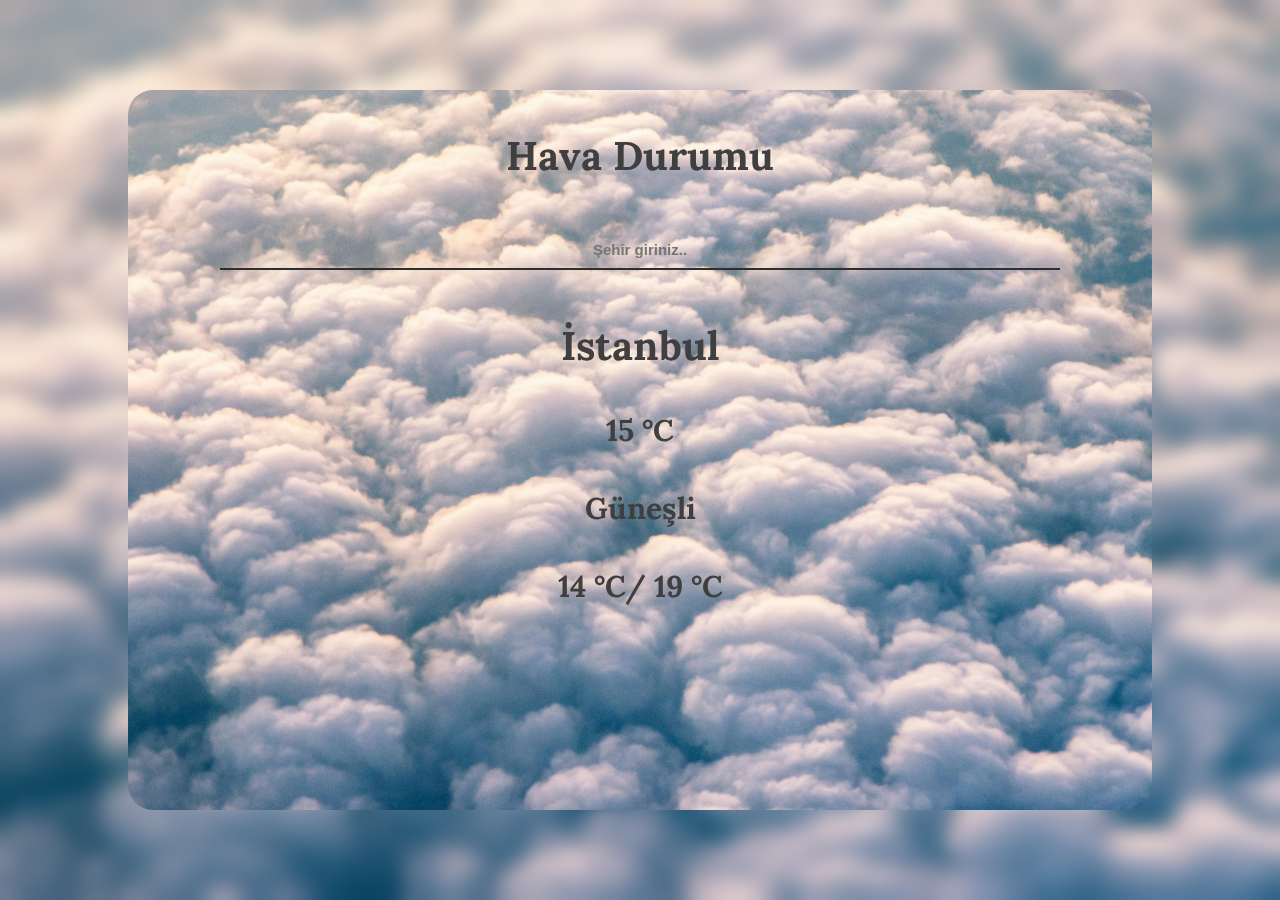
<file: Projeler/Hava Durumu/index.html>
<!DOCTYPE html>
<html lang="en">
<head>
    <meta charset="UTF-8">
    <meta name="viewport" content="width=device-width, initial-scale=1.0">
    <title>Hava Durumu</title>
    <link rel="stylesheet" href="style.css">
    <link rel="preconnect" href="https://fonts.googleapis.com">
<link rel="preconnect" href="https://fonts.gstatic.com" crossorigin>
<link href="https://fonts.googleapis.com/css2?family=Lora:ital,wght@0,400..700;1,400..700&display=swap" rel="stylesheet">
</head>
<body>
    <div class="container">
        <div class="header">
            <h1>Hava Durumu</h1>
            <input type="text" id="search" placeholder="Şehir giriniz..">
        </div>
       <div class="content">
        <div class="city">İstanbul</div>
        <div class="temp">15 °C</div>
        <div class="desc">Güneşli</div>
        <div class="minmax">14 °C/ 19 °C</div>
       </div>
    </div>
    <script src="script.js"></script>
</body>
</html>
</file>
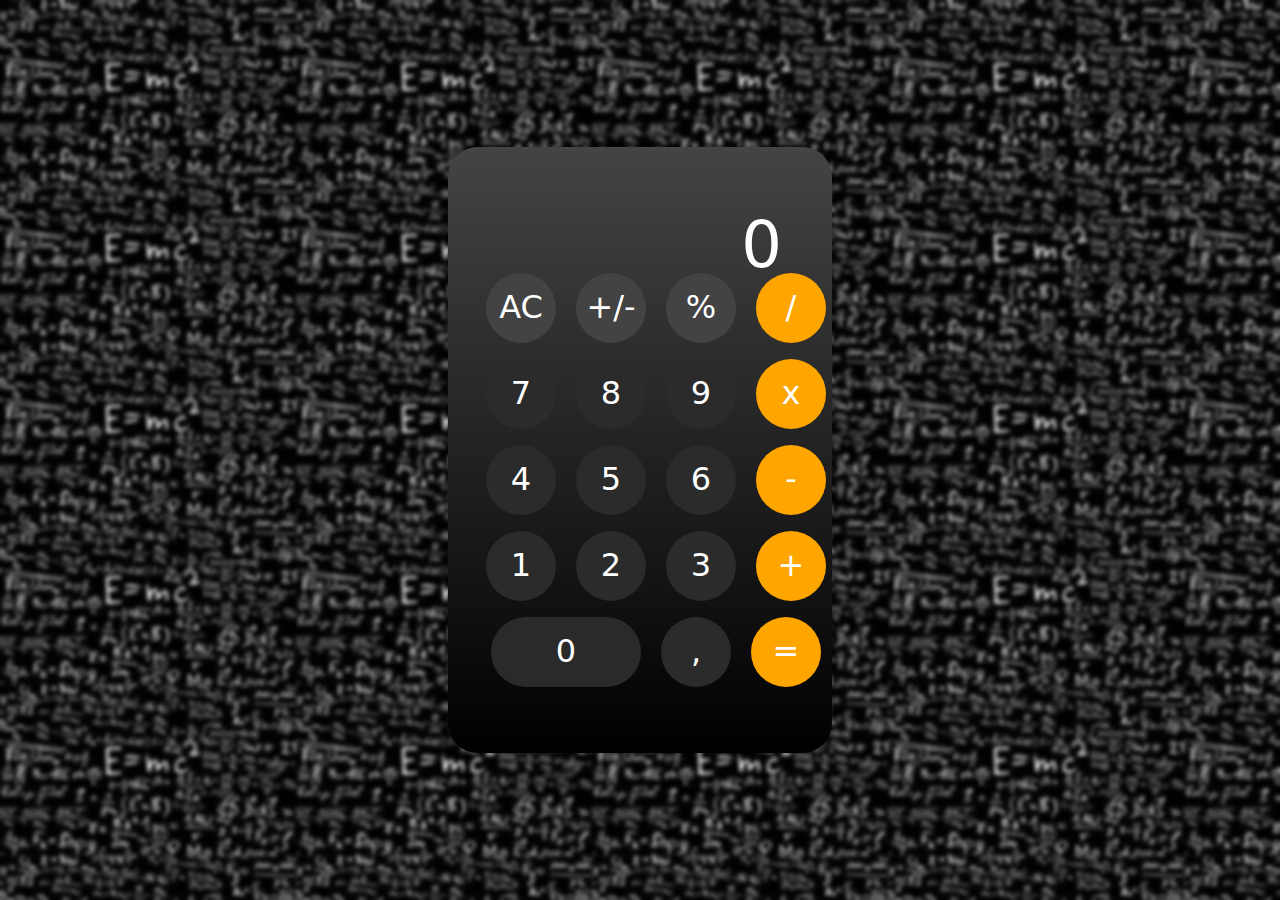
<file: Projeler/Hesap Makinesi/index.html>
<!DOCTYPE html>
<html lang="en">
<head>
    <meta charset="UTF-8">
    <meta name="viewport" content="width=device-width, initial-scale=1.0">
    <title>Calculator</title>
    <link rel="icon" type="image/x-icon" href="/path/to/favicon.ico">

    <link rel="stylesheet" href="style.css">
    <link href="https://cdn.jsdelivr.net/npm/bootstrap@5.3.3/dist/css/bootstrap.min.css" rel="stylesheet" integrity="sha384-QWTKZyjpPEjISv5WaRU9OFeRpok6YctnYmDr5pNlyT2bRjXh0JMhjY6hW+ALEwIH" crossorigin="anonymous">
</head>
<body>
    <div class="calculator">
            <div class="result"><span>0</span></div>
        <div class="buttons">
         
                <ul class="d-flex">
                    <li class="islem greybutton"><span>AC</span></li>
                    <li class="islem greybutton"><span>+/-</span></li>
                    <li class="islem greybutton"><span>%</span></li>
                    <li class="islem orangebutton"><span>/</span></li>
                </ul>
           
            <ul class=" d-flex">
                <li class="number blackbutton"><span>7</span></li>
                <li class="number blackbutton"><span>8</span></li>
                <li class=" number blackbutton"><span>9</span></li>
                <li class="islem orangebutton"><span>x</span></li>
            </ul>
            <ul class=" d-flex">
                <li class="number blackbutton"><span>4</span></li>
                <li class="number blackbutton"><span>5</span></li>
                <li class="number blackbutton"><span>6</span></li>
                <li class="islem orangebutton"><span>-</span></li>
            </ul>
            <ul class=" d-flex">
                <li class="number blackbutton"><span>1</span></li>
                <li class="number blackbutton"><span>2</span></li>
                <li class="number blackbutton"><span>3</span></li>
                <li class="islem orangebutton"><span>+</span></li>
            </ul>
            <ul class=" d-flex">
                <li class="zero number"><span>0</span></li>
                <li class="islem blackbutton"><span>,</span></li>
                <li class=" islem orangebutton"><span>=</span></li>
            </ul>
            
            
            
        </div>
    </div>
    <script src="script.js"></script>
</body>
</html>
</file>
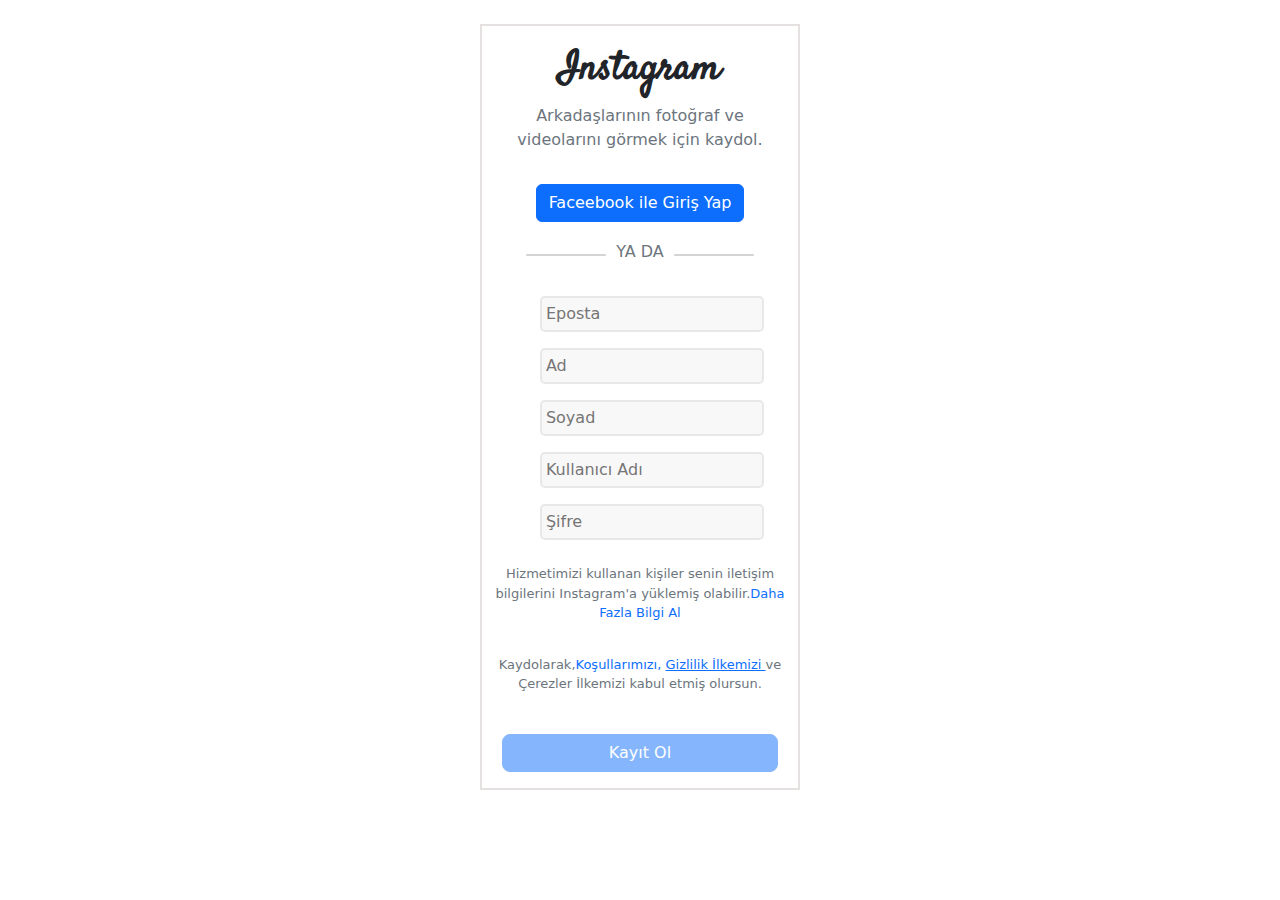
<file: Projeler/Kayıt_Sayfası/index.html>
<!DOCTYPE html>
<html lang="en">
<head>
    <meta charset="UTF-8">
    <meta name="viewport" content="width=device-width, initial-scale=1.0">
    <title>KayıtSayfasi</title>
    <link href="https://cdn.jsdelivr.net/npm/bootstrap@5.3.3/dist/css/bootstrap.min.css" rel="stylesheet" integrity="sha384-QWTKZyjpPEjISv5WaRU9OFeRpok6YctnYmDr5pNlyT2bRjXh0JMhjY6hW+ALEwIH" crossorigin="anonymous">
    <link rel="preconnect" href="https://fonts.googleapis.com">
<link rel="preconnect" href="https://fonts.gstatic.com" crossorigin>
<link href="https://fonts.googleapis.com/css2?family=Satisfy&family=Sevillana&display=swap" rel="stylesheet">
<link rel="stylesheet" href="style.css">
</head>
<body>
    <div class="container my-4">
        <div class="row justify-content-center align-items-center">
            <div class="col text-center text-h2-container">
                <h2 class="text-h2 ">Instagram</h2>
            </div>
        </div>
        <div class="row justify-content-center align-items-center">
            <div class="col text-center my-2">
                <p class="text-secondary">Arkadaşlarının fotoğraf ve videolarını görmek için kaydol.</p>
            </div>
        </div>
        <div class="row justify-content-center align-items-center">
            <div class="col text-center my-2">
               <a href="https://www.facebook.com/campaign/landing.php?&campaign_id=1603087355&extra_1=s%7Cc%7C513503241347%7Ce%7Cfacebook%27%7C&placement=&creative=513503241347&keyword=facebook%27&partner_id=googlesem&extra_2=campaignid%3D1603087355%26adgroupid%3D61834755758%26matchtype%3De%26network%3Dg%26source%3Dnotmobile%26search_or_content%3Ds%26device%3Dc%26devicemodel%3D%26adposition%3D%26target%3D%26targetid%3Dkwd-362360550869%26loc_physical_ms%3D9056715%26loc_interest_ms%3D%26feeditemid%3D%26param1%3D%26param2%3D&gad_source=1&gclid=Cj0KCQjw0MexBhD3ARIsAEI3WHIqL9wimhXYbzJPluQS3nBQU6u6a5P22ZZuaqqICPskW0vQWyDAed8aAqx9EALw_wcB">
                <button class="btn btn-primary">
                    Faceebook ile Giriş Yap
                 </button>
               </a>
            </div>
        </div>
        <div class="d-flex justify-content-center align-items-center">
            <div class="line"></div>
            <div><p class="text-secondary text-uppercase p-line ">ya da</p></div>
            <div class="line"></div>
        </div>
        <form class="form-check">
            <div class="row check justify-content-center align-items-center m-3">
                <input type="email" class="mail form-width" name="mail"   value="" checked placeholder="Eposta">
            </div>
            <div class="row check justify-content-center align-items-center m-3">
                <input type="text" class="name form-width" name="username"   value="" checked placeholder="Ad">
            </div>
            <div class="row check justify-content-center align-items-center m-3">
                <input type="text" class="surname form-width" name="surname"   value="" checked placeholder="Soyad">
            </div>
            <div class="row check justify-content-center align-items-center m-3">
                <input type="text" class="username form-width" name="username"   value="" checked placeholder="Kullanıcı Adı">
            </div>
            <div class="row check justify-content-center align-items-center m-3">
                <input type="password" class="password form-width" name="password"   value="" checked placeholder="Şifre">
            </div>
            <div class="message"></div>
        </form>
        <div class="row justify-content-center align-items-center">
            <div class="col text-center my-2">
                <p class="text-secondary " style="font-size: 13px;">Hizmetimizi kullanan kişiler senin iletişim bilgilerini Instagram'a yüklemiş olabilir.<a href="https://www.facebook.com/help/instagram/261704639352628" target="_blank" style="text-decoration: none;">Daha Fazla Bilgi Al</a> </p>
            </div>
        </div>
        <div class="row justify-content-center align-items-center">
            <div class="col text-center my-2">
                <p class="text-secondary " style="font-size: 13px;">Kaydolarak,<a href="https://help.instagram.com/581066165581870/?locale=tr_TR" target="_blank" style="text-decoration: none;">Koşullarımızı, </a> 
                    <a href="https://www.facebook.com/privacy/policy">Gizlilik İlkemizi </a>
                    ve Çerezler İlkemizi kabul etmiş olursun.</p>
            </div>
        </div>
        <div class="row justify-content-center align-items-center mx-2 my-3">
            <button class="btn btn-primary rounded-3 buton-kayıt" type="submit" onclick="redirectToAnotherPage()">
                Kayıt Ol
            </button>
        </div>
        

    </div>
  
    
    <script src="script.js"></script>
</body>
</html>
</file>
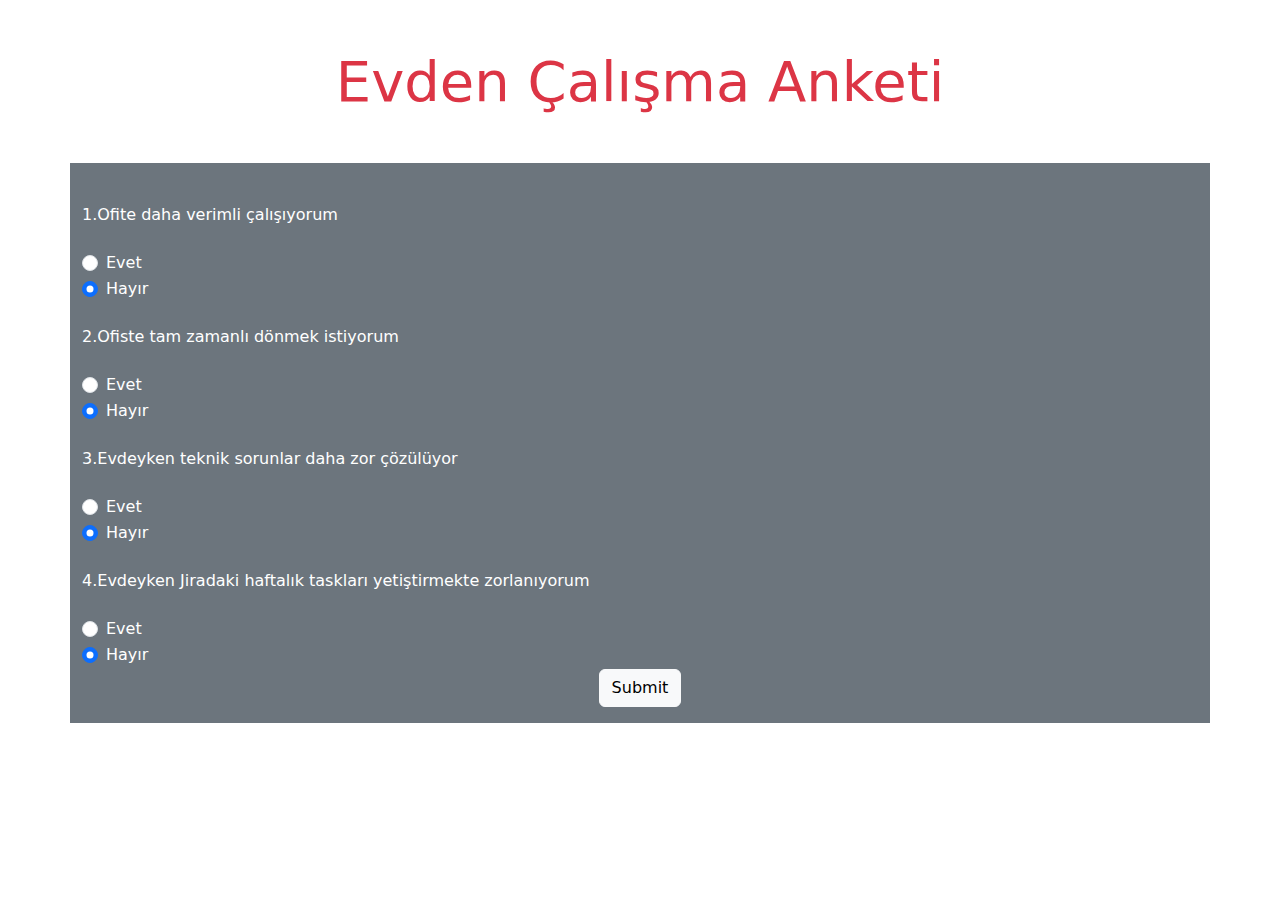
<file: Projeler/Korona_Anket/index.html>
<!DOCTYPE html>
<html lang="en">
<head>
    <meta charset="UTF-8">
    <meta name="viewport" content="width=device-width, initial-scale=1.0">
    <title>Anket</title>
    <link href="https://cdn.jsdelivr.net/npm/bootstrap@5.3.3/dist/css/bootstrap.min.css" rel="stylesheet" integrity="sha384-QWTKZyjpPEjISv5WaRU9OFeRpok6YctnYmDr5pNlyT2bRjXh0JMhjY6hW+ALEwIH" crossorigin="anonymous">
</head>
<body>
   <div class="bg-white text-center py-4" id="header">
    <div class="container">
        <h1 class="text-danger display-4 my-4">
            Evden Çalışma Anketi
        </h1>
    </div>
   </div>
   <div class="result d-none py-4 bg-white text-center">
    <div class="container lead">
      <p><span class="text-danger display-4 p-3">0%</span> ofise dönmek istiyorsun</p>
    </div>
  </div>
  <section id="question">
    <div class="container bg-secondary py-3">
        <form class="question-form text-white">
            <div class="my-4">
                <p>1.Ofite daha verimli çalışıyorum</p>
            </div>
            <div class="form-check">
              <input type="radio" class="form-check-input" name="q1" value="E" checked>
              <label class="form-check-label">Evet</label>
            </div>
            <div class="form-check">
                <input type="radio" class="form-check-input" name="q1" value="H" checked>
                <label class="form-check-label">Hayır</label>
            </div>
            <div class="my-4">
                <p>2.Ofiste tam zamanlı dönmek istiyorum</p>
            </div>
            <div class="form-check">
                <input type="radio" class="form-check-input" name="q2" value="E" checked>
                <label class="form-check-label">Evet</label>
            </div>
            <div class="form-check">
                <input type="radio" class="form-check-input" name="q2" value="H" checked>
                <label class="form-check-label">Hayır</label>
            </div>
            <div class="my-4">
                <p>3.Evdeyken teknik sorunlar daha zor çözülüyor</p>
            </div>
            <div class="form-check">
                <input type="radio" name="q3" class="form-check-input" value="E" checked>
                <label class="form-check-label">Evet</label>
            </div>
            <div class="form-check">
                <input type="radio" name="q3" class="form-check-input" value="H" checked>
                <label class="form-check-label">Hayır</label>
            </div>
            <div class="my-4">
                <p>4.Evdeyken Jiradaki haftalık taskları yetiştirmekte zorlanıyorum</p>
            </div>
            <div class="form-check">
                <input type="radio" name="q4" class="form-check-input" value="E" checked>
                <label class="form-check-label">Evet</label>
            </div>
            <div class="form-check">
                <input type="radio" name="q4" class="form-check-input" value="H" checked>
                <label class="form-check-label">Hayır</label>
            </div>
            <div class="text-center">
                <input type="submit" class="btn btn-light">
            </div>
        </form>
       </div>
  </section>

    <script src="script.js"></script>
</body>
</html>
</file>
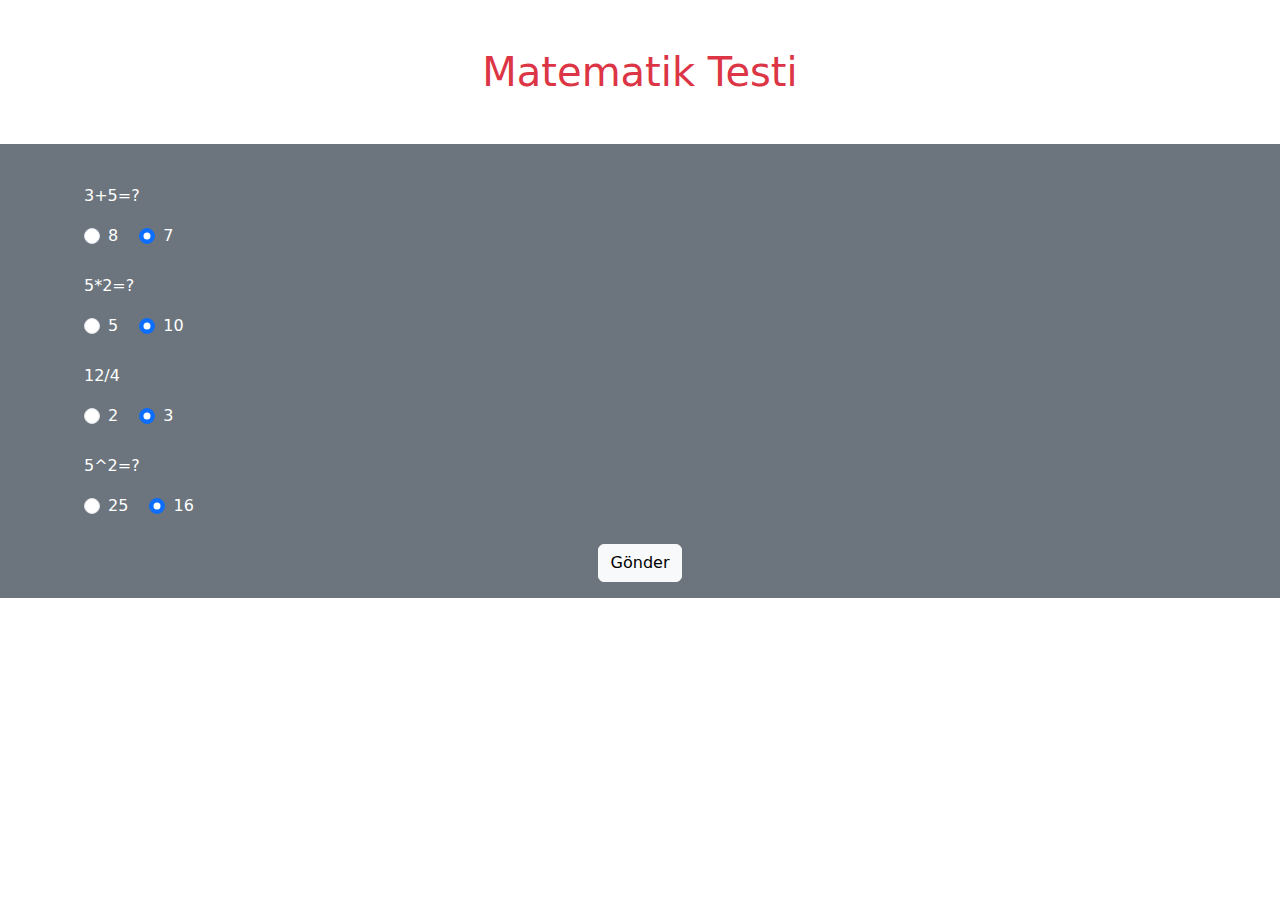
<file: Projeler/Matematik_Quiz_Projesi/index.html>
<!DOCTYPE html>
<html lang="en">
<head>
    <meta charset="UTF-8">
    <meta name="viewport" content="width=device-width, initial-scale=1.0">
    <title>Matematik Testi</title>
    <link href="https://cdn.jsdelivr.net/npm/bootstrap@5.3.3/dist/css/bootstrap.min.css" rel="stylesheet" integrity="sha384-QWTKZyjpPEjISv5WaRU9OFeRpok6YctnYmDr5pNlyT2bRjXh0JMhjY6hW+ALEwIH" crossorigin="anonymous">
</head>
<body>
    <div class="header  my-5">
        <h1 class="text-center fs-1 fw-normal text-danger" >Matematik Testi</h1>
    </div>
    <div class="result d-none py-4 bg-white text-center">
        <div class="container lead">
            <p><span class="text-danger display-4 p-3">0%</span>Doğru cevap oranı</p>
            <p id="successMessage" class="d-none text-danger">Bravo! Bir sonraki egzersiz grubuna geçebilirsin</p>
        </div>
    </div>

    <section id="question">
        <div class="container-fluid bg-secondary py-3">
            <form class="question-form text-white">
                <div class="m-4 px-5">
                    <p>3+5=?</p>
                    <div class="form-check  form-check-inline">
                        <input type="radio" class="form-check-input" name="q1" value="8" checked>
                        <label class="form-check-label">8</label>
                    </div>
                    <div class="form-check  form-check-inline">
                        <input type="radio" class="form-check-input" name="q1" value="7" checked>
                        <label for="form-check-label">7</label>
                    </div>
            </div>
            <div class="m-4 px-5">
                <p>5*2=?</p>
                <div class="form-check  form-check-inline ">
                    <input type="radio" class="form-check-input" name="q2" value="5" checked>
                    <label class="form-check-label">5</label>
                </div>
                <div class="form-check form-check-inline">
                   <input type="radio" class="form-check-input" name="q2" value="10" checked>
                   <label class="form-check-label">10</label>
                </div>
            </div>
            <div class="m-4 px-5">
                <p>12/4</p>
                <div class="form-check form-check-inline">
                    <input type="radio" class="form-check-input" name="q3" value="2" checked>
                    <label class="form-check-label">2</label>
                </div>
                <div class="form-check form-check-inline">
                    <input type="radio" class="form-check-input" name="q3" value="3" checked>
                    <label class="form-check-label">3</label>
                </div>
            </div>
            <div class="m-4 px-5">
                <p>5^2=?</p>
                <div class="form-check form-check-inline">
                    <input type="radio" class="form-check-input" name="q4" value="25" checked>
                    <label class="form-check-label">25</label>
                </div>
                <div class="form-check form-check-inline">
                    <input type="radio" class="form-check-input" name="q4" value="16" checked>
                    <label class="form-check-label">16</label>
                </div>
            </div>
            <div class="text-center">
                <button class="btn btn-light">
                      Gönder
                </button>
            </div>
            </form>
        </div>
    </section>
    
</body>
</html>
</file>
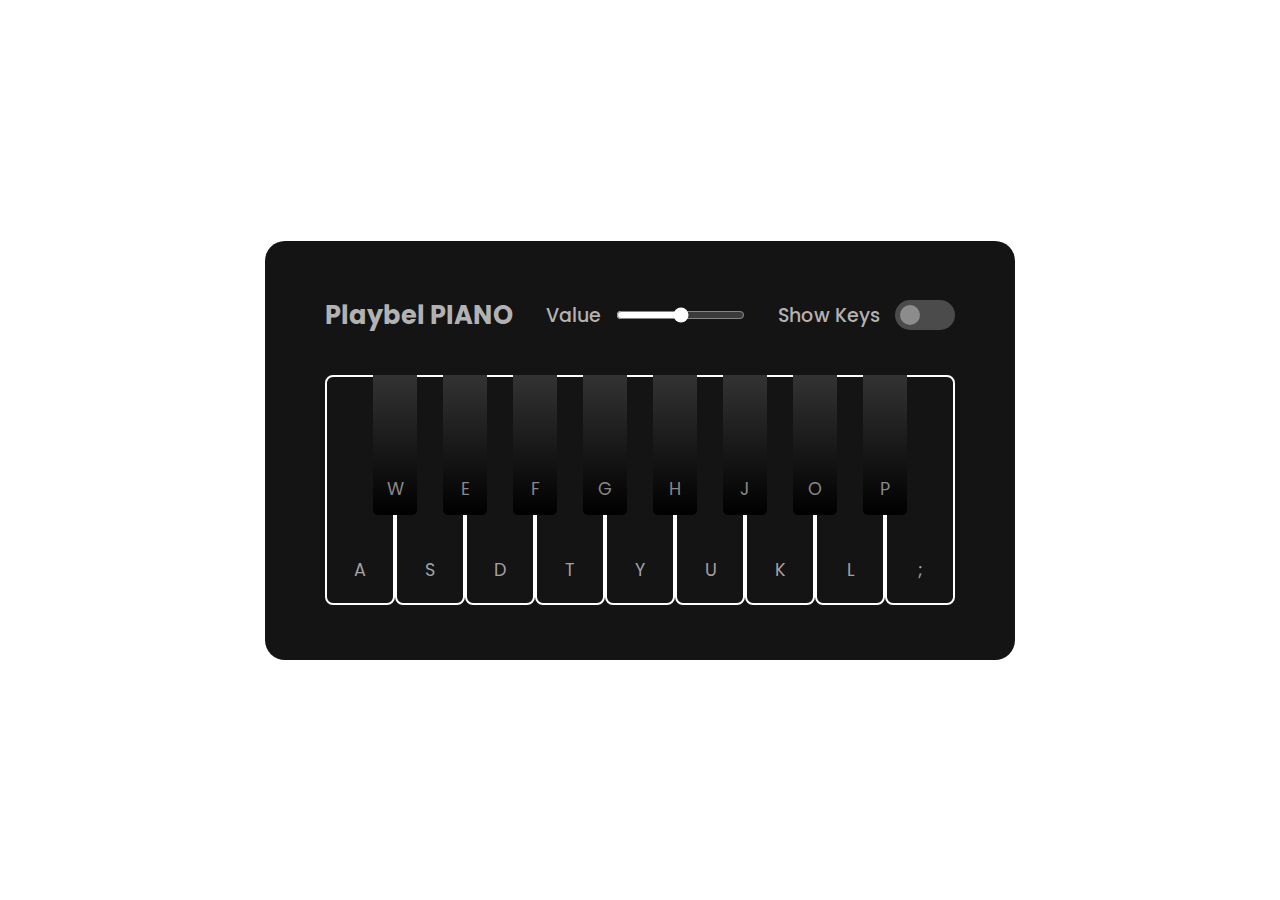
<file: Projeler/Piano/index.html>
<!DOCTYPE html>
<html lang="en">
<head>
    <meta charset="UTF-8">
    <meta name="viewport" content="width=device-width, initial-scale=1.0">
    <title>Document</title>
    <link rel="stylesheet" href="style.css">
    <link rel="preconnect" href="https://fonts.googleapis.com">
<link rel="preconnect" href="https://fonts.gstatic.com" crossorigin>
<link href="https://fonts.googleapis.com/css2?family=Poppins:ital,wght@0,100;0,200;0,300;0,400;0,500;0,600;0,700;0,800;0,900;1,100;1,200;1,300;1,400;1,500;1,600;1,700;1,800;1,900&display=swap" rel="stylesheet">
</head>
<body>
    <div class="headerdiv">
        <header>
            <h2 class="h2-piano">Playbel PIANO</h2>
        <div class="column volume-slider">
           <span>Value</span> <input type="range" min="0" max="1" value="0.5" step="any">
        </div> 
        <div class="column checked-slider">
             <span>Show Keys</span> <input type="checkbox">
        </div>
        </header>
        <ul class="piano-keys">
            <li class="key white" data-key="a"> <span>a</span></li>
            <li class="key black " data-key="w"> <span>w</span></li>
            <li class="key white" data-key="s"><span>s</span></li>
            <li class="key black " data-key="e"><span>e</span></li>
            <li class="key white" data-key="d"><span>d</span></li>
            <li class="key black " data-key="f"><span>f</span></li>
            <li class="key white" data-key="t"><span>t</span></li>
            <li class="key black " data-key="g"><span>g</span></li>
            <li class="key white" data-key="y"><span>y</span></li>
            <li class="key black " data-key="h"><span>h</span></li>
            <li class="key white" data-key="u"><span>u</span></li>
            <li class="key black " data-key="j"><span>j</span></li>
            <li class="key white" data-key="k"><span>k</span></li>
            <li class="key black " data-key="o"> <span>o</span></li>
            <li class="key white" data-key="l"> <span>l</span></li>
            <li class="key black " data-key="p"><span>p</span></li>
            <li class="key white" data-key=";"> <span>;</span></li>
        </ul>

    </div>
  <script src="script.js"></script>
</body>
</html>
</file>
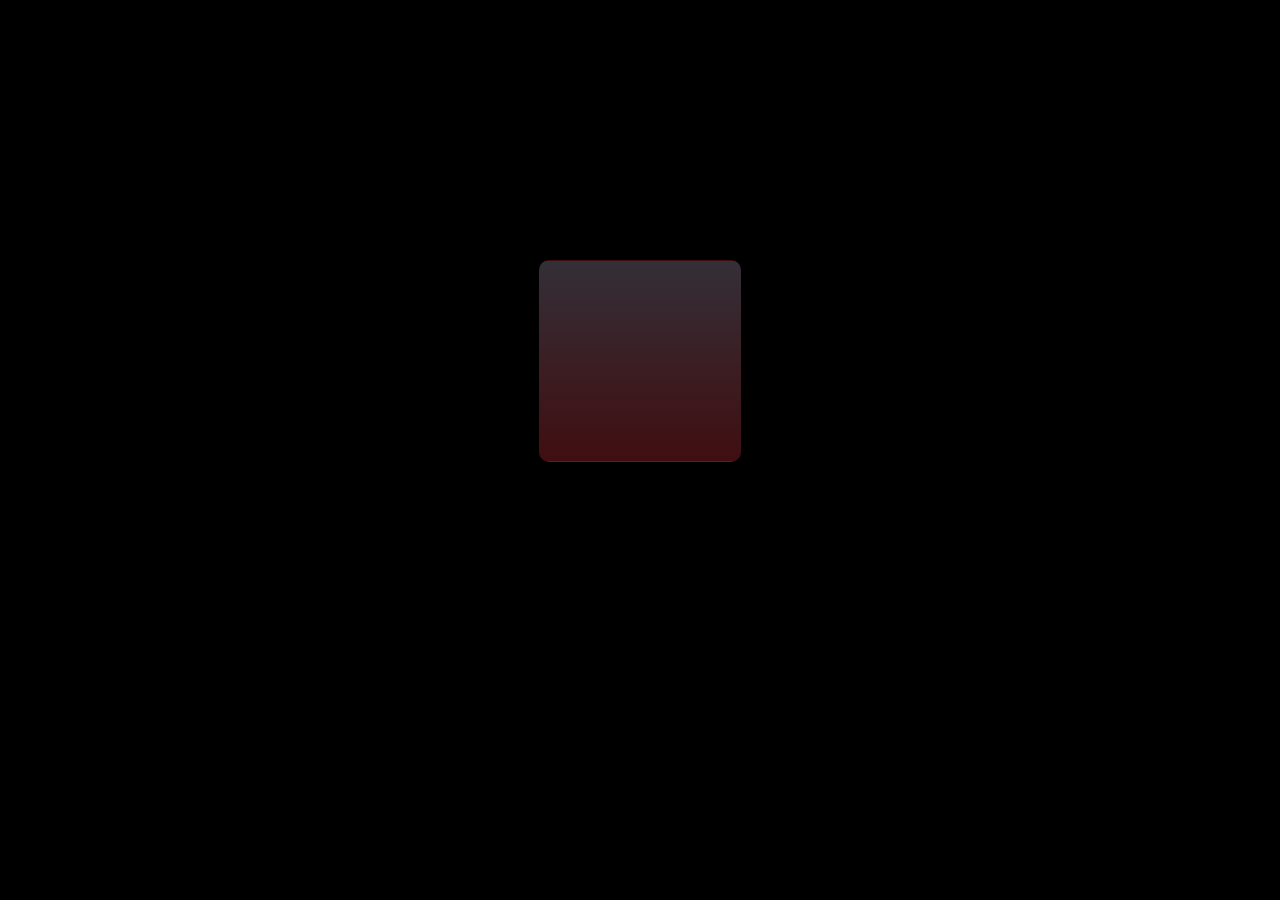
<file: Projeler/Tarayıcıda Saat Oluşturma/index.html>
<!DOCTYPE html>
<html lang="en">
<head>
    <meta charset="UTF-8">
    <meta name="viewport" content="width=device-width, initial-scale=1.0">
    <title>Saat</title>
    <link rel="stylesheet" href="style.css">
</head>
<body>
    <div class="clock">
        
        <span class="content"></span>
    </div>
    <script src="script.js"></script>
</body>
</html>
</file>
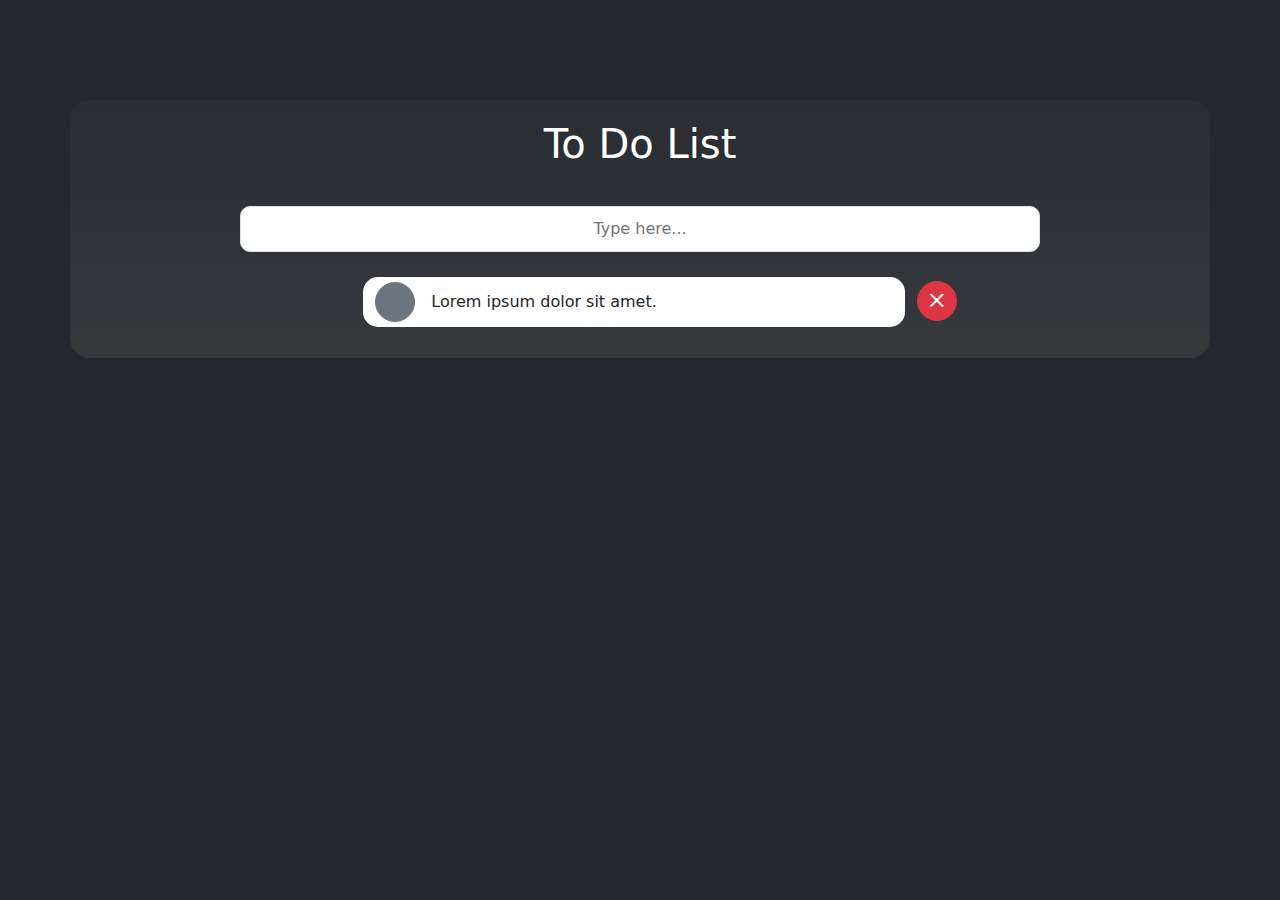
<file: Projeler/ToDoList/index.html>
<!DOCTYPE html>
<html lang="en">
<head>
    <meta charset="UTF-8">
    <meta name="viewport" content="width=device-width, initial-scale=1.0">
    <title>ToDoList</title>
    <link href="https://cdn.jsdelivr.net/npm/bootstrap@5.3.3/dist/css/bootstrap.min.css" rel="stylesheet" integrity="sha384-QWTKZyjpPEjISv5WaRU9OFeRpok6YctnYmDr5pNlyT2bRjXh0JMhjY6hW+ALEwIH" crossorigin="anonymous">
    <link rel="stylesheet" href="style.css">
    <link rel="stylesheet" href="https://cdn.jsdelivr.net/npm/bootstrap-icons@1.11.3/font/bootstrap-icons.min.css">
    
</head>
<body>
   
    <div class="container " id="todolist">
        <div class="title">
            <h1>To Do List</h1>
        </div>
        <div class="input">
            <div class="container-form">
                <form class="form-check addForm" >
                    <input type="text" name="add" class="form-check-input" placeholder="Type here...">
                </form>
            </div>
        </div>
     <ul style="width: 100%;" class="list-TODO">
        <li  class=" row justify-content-center  to-do">
                <div class="col-lg-8 bg-white d-flex align-items-center text-to-do" >
                    <button type="button" class="btn btn-secondary control-button" style="width: 40px; height: 40px;">
                        <i class="bi bi-check2-all d-none"></i>
                    </button>
                    <span class="mx-3 todo-text">Lorem ipsum dolor sit amet.</span>
                </div>
                <div class="col-lg-4">
                    <button type="button" class="btn btn-danger control-button delete-button my-1" style="width: 40px; height: 40px;">
                        <i class="bi bi-x "></i>
                    </button>
                </div>
            
        </li>
     </ul>
            
        
        
     
      

    </div>
    <script src="script.js"></script>
</body>
</html>
</file>
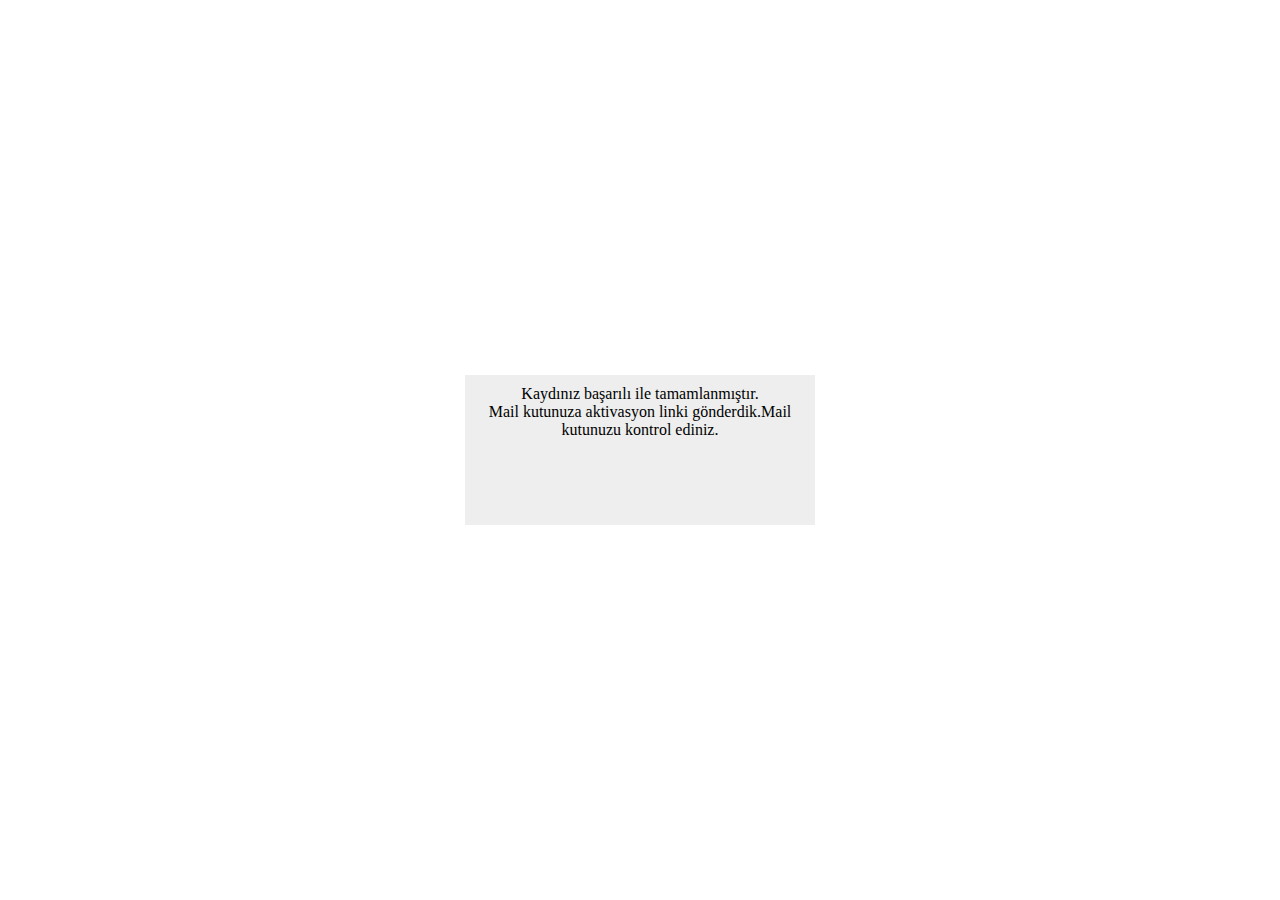
<file: Projeler/Kayıt_Sayfası/kayıt_tamamlandı_sayfası/index.html>
<!DOCTYPE html>
<html lang="en">
<head>
    <meta charset="UTF-8">
    <meta name="viewport" content="width=device-width, initial-scale=1.0">
    <title>Document</title>
    <style>
        .container {
           position: absolute;
           top: 50%;
           left: 50%;
           transform: translate(-50%, -50%);
           width: 350px;
           height: 150px;
           background: #eee;
           
           }
        .container p{
            align-items: center;
            text-align: center;
            padding: 5px;
            margin: 5px;
        }
    </style>
</head>
<body>
    <div class="container">
        <p >Kaydınız başarılı ile tamamlanmıştır. <br> Mail kutunuza aktivasyon linki gönderdik.Mail kutunuzu kontrol ediniz.</p>
    </div>
</body>
</html>
</file>
<file: Projeler/Hava Durumu/style.css>
*{
    margin: 0;
    padding: 0;
}
body{
    height: 100vh;
    background-image: url(arkaplan.jpg);
    background-size: cover;
    background-position: center;
    display: flex;
    align-items: center;
    justify-content: center;
    backdrop-filter: blur(10px);
    color: #3f3f3f;
    font-family: "Lora", serif;
}
.container{
    background-image: url(arkaplan.jpg);
    background-position: center;
    background-size: cover;
    width: 80%;
    height: 80%;
    border-radius: 25px;
    backdrop-filter: blur(5px);
}
.header {
    text-align: center;
    margin: 20px 0px;
}
h1{
    margin: 10px 0px;
    font-size: 40px;
    padding: 20px 0px;
}
.header input{
    width: 80%;
    padding: 10px;
    background-color: transparent;
    border: 0;
    outline: 0;
    border-bottom: 2px solid #2e2e2e;
    text-align: center;
    font-size: 15px;
    color: black;
    font-weight: bold;
    margin-top: 20px;
}
.content{
    text-align: center;
    align-items: center;
    justify-content: center;
    display: flex;
    flex-direction: column;
    padding: 10px 0px;
}
.city{
    font-size: 40px;
    font-weight: bold;
    margin: 20px 0px;
}
.temp{
    margin: 20px 0px;
    font-size: 30px;
    font-weight: bold;
}
.desc{
    font-size: 30px;
    margin: 20px 0px;
    font-weight: bold;
}
.minmax{
    font-size: 30px;
    font-weight: bold;
    margin: 20px 0px;
}
</file>
<file: Projeler/Hesap Makinesi/style.css>
*{
    margin: 0;
    padding: 0;
}
body{
    display: flex;
    align-items: center;
    justify-content: center;
    min-height: 100vh;
    position: relative;
    background: url(bg.jpeg);
   backdrop-filter: blur(2px);
}

.calculator{
    width: 30%;
    padding-top: 50px;
    padding-bottom: 50px;
    /* padding-left: 10px;
    padding-right: 10px; */
    /* padding: 50px 10px; */
    border-radius: 30px;
    background: linear-gradient(#444444,#000);
    position: relative;
    
}
.result {
    position: absolute;
    right: 50px;

}
 .result span{
    font-size: 4rem;
    color: #fff;
    text-align: center;
}
.buttons{
    display: flex;
    align-items: center;
    justify-content: center;
    flex-direction: column;
    margin-top: 20%;
    /* position: relative; */

}

ul span{
    color: #fff;
    font-size: 2rem;
    
}
li{
    margin: 0  10px;
    list-style: none;
    width: 70px;
    height: 70px;
    text-align: center;
    border-radius: 100%;
    padding: 10px;
    cursor: pointer;
    
}
.active{
    background: linear-gradient(#767676,#2f2f2f) !important;
}
.active2{
    background: linear-gradient(rgb(148, 135, 111),rgb(117, 95, 54)) !important ;
}
.greybutton{
    background: #434343;
    
}
.orangebutton{
    background: orange;
}
.blackbutton{
    background: #2b2b2b;
}
.zero{
    width: 150px;
    height: 70px;
    border-radius: 100px;
    background-color: #2b2a2a;
}

@media screen and (max-width:960px) {
     .result span{
        font-size: 3rem;
     }
     .calculator{
        padding: 5px;
        width: 25%;
     }
     li{
        width: 50px;
        height: 50px;
        padding: 5px;
        text-align: center;
     }
     .zero{
        width: 125px;
        height: 50px;
     }
     ul span{
        font-size: 20px;
     }
}
</file>
<file: Projeler/Kayıt_Sayfası/style.css>
.text-h2{
    font-family: 'Satisfy', cursive;
    font-weight:600;
    font-size: 40px;
    margin: 20px 0px 2px 0px !important;
}

.container{
   border: 2px solid rgb(229, 225, 225);
   max-width: 25%;
}
.line{
    width: 100%;
    max-width: 5rem;
    height: 0.10rem;
    background-color: rgb(212, 212, 212);
    border-radius: 10px;
    margin: 10px;
}
.p-line{
    margin-top: 10px;
}
.form-width{
    width: 95%;
    background: #f9f8f8;
    padding: 4px;
    border:2px solid rgb(232, 232, 232) ;
    border-radius: 5px;
}
.buton-kayıt{
    pointer-events: none;
    opacity: 0.5;
}
.succes{
    pointer-events:all;
    opacity: 1;
}
</file>
<file: Projeler/Piano/style.css>
*{
    margin: 0;
    padding: 0;
    box-sizing: border-box;
    font-family: 'Poppins';
}
body{
   display: flex;
   align-items: center;
   justify-content: center;
   min-height: 100vh;
   background: #ffffff;
}
.headerdiv{
    padding: 55px 60px;
    border-radius: 20px;
    background: #141414;
}
header{
    display: flex;
    align-items: center;
    justify-content: space-between;
    color: #B2B2B2;
}
header .h2-piano{
    font-size: 1.6rem;
}
header .column{
    display: flex;
    align-items: center;
}
header span{
    font-weight:500;
    font-size: 1.19rem;
    margin-right: 15px;
}
header input{
    outline: none;
    border-radius: 30px;
}
.volume-slider input{
    accent-color: #fff;
}
.checked-slider input{
    width: 60px;
    height: 30px;
    cursor: pointer;
    background: #4B4B4B;
    appearance: none;
    position: relative;
}
.checked-slider input::before{
    content: "";
    position: absolute;
    top: 50%;
    left: 5px;
    width: 20px;
    height: 20px;
    border-radius: 50%;
    background: #8c8c8c;
    transform: translateY(-50%);
    transition: all 0.5 ease;
}
.checked-slider input:checked::before{
    left: 35px;
    background: #ffffff;
}
.piano-keys{
    display: flex;
    list-style: none;
    margin-top: 40px;
}
.piano-keys .key{
    user-select: none;
    cursor: pointer;
    /* text-align: center; */
    text-transform: uppercase;
    position: relative;
}
.piano-keys .black{
    background: linear-gradient(#333,#000);
    width: 44px;
    height: 140px;
    z-index: 2;
    margin: 0 -22px 0 -22px;
    border-radius: 0 0 5px 5px;
}
.piano-keys .white {
    width: 70px;
    height: 230px;
    border: 2px solid #fff;
    border-radius: 8px;
}

.active{
    box-shadow: inset -5px 5px 20px rgb(0, 0, 0,0,0.2);
    background: linear-gradient(#333,#000);
}
.piano-keys span{
    font-size: 1.10rem;
    color: #A2A2A2;
    bottom: 20px;
    text-align: center;
    position: absolute;
    width: 100%;
}
.piano-keys .key.hide  span{
    display: none;
}

.piano-keys .black span{
    bottom: 13px;
    color: #888888;
}
</file>
<file: Projeler/Tarayıcıda Saat Oluşturma/style.css>
body{
    background: black;
    margin: 0;
    overflow: hidden;
   
}
.clock{
    text-align: center;
    font-size: 100px;
    color: rgb(129, 122, 122);
    justify-content: center;
    margin: 250px auto;
    align-items: center;
    display: flex;
   
}
.content{
    background: linear-gradient(270deg, #342f37, #400e11);
    background: -webkit-linear-gradient(270deg, #342f37, #400e11); 
    background: -moz-linear-gradient(270deg, #342f37, #400e11); 
    background: -o-linear-gradient(270deg, #342f37, #400e11); 
    background: -ms-linear-gradient(270deg, #342f37, #400e11); 
    border: 1px solid transparent;
    padding: 100px;
    margin: 10px;
    flex-shrink: 0;
    border-radius: 10px;
    animation: border  4s infinite;;
}

@keyframes border{
    0% {
        border: 3px solid #341c1c;

    }
    
    25% {
        border: 3px solid #523434;
       

    }
    
    50% {
        border: 3px solid #3c2c2c;
       

    }
    
    100% {
        border: 3px solid #3a2b2b;
       

    }
}
</file>
<file: Projeler/ToDoList/style.css>
*{
    margin: 0;
    padding: 0;
}
body{
    background-color:#24282e ;
}
.container{
    display: flex;
    justify-content: center;
    align-items: center;
    flex-direction: column;
    width: 100%;
    height: 100%;
    background: linear-gradient(to top, #525252, #24282e);;
    background-attachment: fixed;
    background-size: cover ;
    /* border: 1px solid transparent; */
    animation: border 2s infinite;
    border-radius: 20px;
    margin-top: 100px;

}
@keyframes border{
    0% {
        border: 5px solid #202429;

    }
    
    25% {
        border: 5px solid #202429;
       

    }
    
    50% {
        border: 5px solid #202429;
       

    }
    
    100% {
        border: 5px solid #202429;
       

    }
}

.title{
    margin: 10px;
    padding: 10px;
    color: white;
}
.input {
    width: 100%;
    text-align: center;
    display: flex;
    justify-content: center;
    align-items: center;

}

.form-check-input {
    width: 800px;    
    height: auto; 
    font-size: 16px; 
    border-radius: 10px;
    text-align: center;
    padding: 10px 0px;
    margin: 10px 0px;
}
.to-do{
    margin-top: 10px;
    margin-left:23%;
    margin-bottom: 10px;
    width: 75%;
    height: auto;
    padding: 5px 0px;
    border-radius: 20px;
    
}
.control-button{
    width: 60px;
    height: 60px;
    border-radius: 100%;
    display: flex; 
    align-items: center;
    justify-content: center;
   
}
.control-button i {
    font-weight: bold;
    font-size: 30px;
  }
  .text-to-do{
    height: 50px;
    border-radius: 15px;
   
  }
.delete-button{
    width: 60px;
    height: 60px;
    border-radius: 100%;
    display: flex; 
    align-items: center;
    justify-content: center;

}
.text-draw{
    text-decoration: line-through;
}
li{
    list-style: none;
}

@media (max-width:990px) {
    .form-check-input{
        width: 400px;
    }
    .text-to-do span{
       font-size: 20px;
       
      }
      .control-button{
        width: 30px;
        height: 30px;
    }
   
}
@media (max-width:460px) {
    .form-check-input{
        width: 200px;
    }
    .text-to-do span{
        font-size: 15px;
        
       }
       .control-button{
        width: 15px;
        height: 15px;
    }
    
}
@media (max-width:220px) {
    .form-check-input{
        width: 50px;
    }
    .text-to-do span{
        font-size: 5px;
        
       }
       .control-button{
        width: 5px;
        height: 5px;
    }
    
}
</file>
